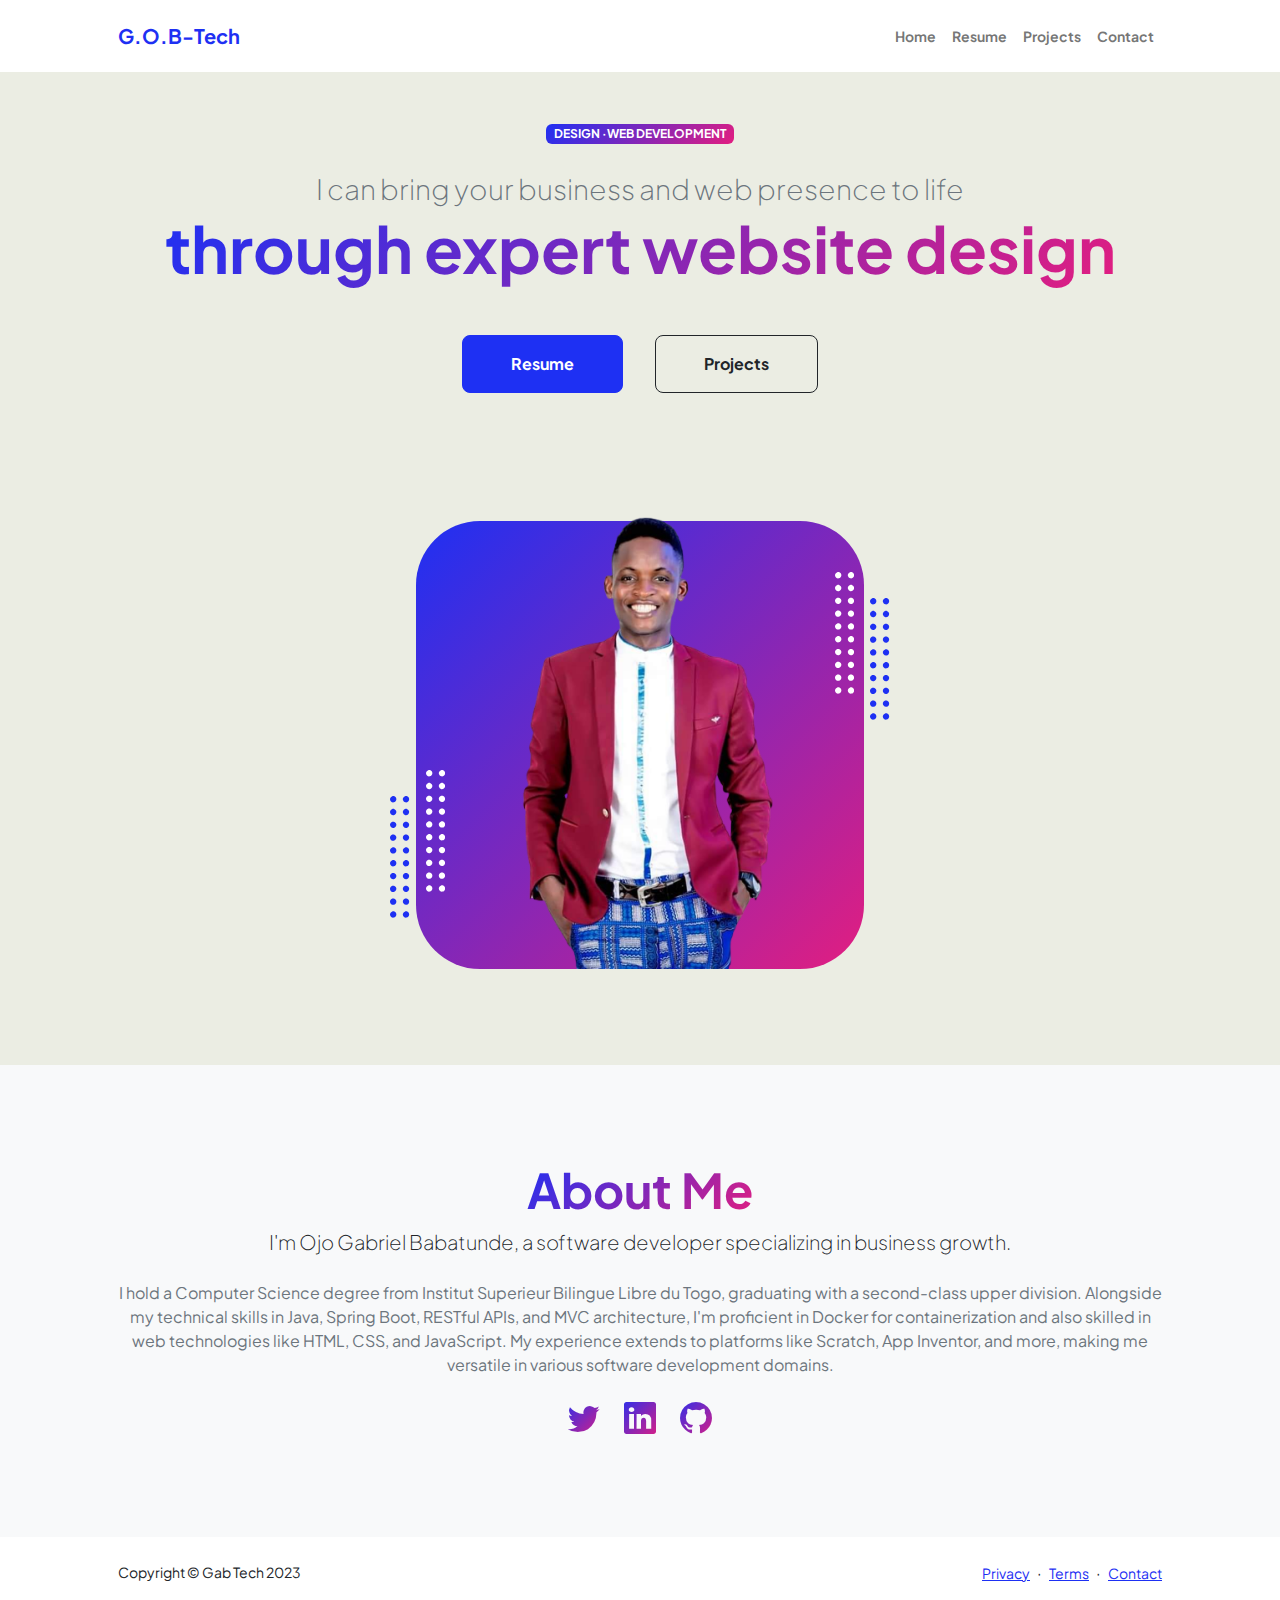
<file: index.html>
<!DOCTYPE html>
<html lang="en">
    <head>
        <meta charset="utf-8" />
        <meta name="viewport" content="width=device-width, initial-scale=1, shrink-to-fit=no" />
        <meta name="description" content="" />
        <meta name="author" content="" />
        <title>Home Page</title>
        <!-- Favicon-->
        <link rel="icon" type="image/x-icon" href="assets/favicon.ico" />
        <!-- Custom Google font-->
        <link rel="preconnect" href="https://fonts.googleapis.com" />
        <link rel="preconnect" href="https://fonts.gstatic.com" crossorigin />
        <link href="https://fonts.googleapis.com/css2?family=Plus+Jakarta+Sans:wght@100;200;300;400;500;600;700;800;900&amp;display=swap" rel="stylesheet" />
        <!-- Bootstrap icons-->
        <link href="https://cdn.jsdelivr.net/npm/bootstrap-icons@1.8.1/font/bootstrap-icons.css" rel="stylesheet" />
        <!-- Core theme CSS (includes Bootstrap)-->
        <link href="css/styles.css" rel="stylesheet" />
    </head>
    <body class="d-flex flex-column h-100" style="background-color: rgb(235, 237, 227);">
        <main class="flex-shrink-0">
            <!-- Navigation-->
            <nav class="navbar navbar-expand-lg navbar-light bg-white py-3">
                <div class="container px-5">
                    <a class="navbar-brand" href="index.html"><span class="fw-bolder text-primary">G.O.B-Tech</span></a>
                    <button class="navbar-toggler" type="button" data-bs-toggle="collapse" data-bs-target="#navbarSupportedContent" aria-controls="navbarSupportedContent" aria-expanded="false" aria-label="Toggle navigation"><span class="navbar-toggler-icon"></span></button>
                    <div class="collapse navbar-collapse" id="navbarSupportedContent">
                        <ul class="navbar-nav ms-auto mb-2 mb-lg-0 small fw-bolder">
                            <li class="nav-item"><a class="nav-link" href="index.html">Home</a></li>
                            <li class="nav-item"><a class="nav-link" href="resume.html">Resume</a></li>
                            <li class="nav-item"><a class="nav-link" href="projects.html">Projects</a></li>
                            <li class="nav-item"><a class="nav-link" href="contact.html">Contact</a></li>
                        </ul>
                    </div>
                </div>
            </nav>
            <!-- Header-->
            <header class="py-5">
                <div class="container px-5 pb-5">
                    <div class="row gx-5 align-items-center">
                        <div class="col-xxl-5">
                            <!-- Header text content-->
                            <div class="text-center text-xxl-start">
                                <div class="badge bg-gradient-primary-to-secondary text-white mb-4"><div class="text-uppercase">Design &middot;Web Development</div></div>
                                <div class="fs-3 fw-light text-muted">I can bring your business and web presence to life</div>
                                <h1 class="display-3 fw-bolder mb-5"><span class="text-gradient d-inline">through expert website design</span></h1>
                                <div class="d-grid gap-3 d-sm-flex justify-content-sm-center justify-content-xxl-start mb-3">
                                    <a class="btn btn-primary btn-lg px-5 py-3 me-sm-3 fs-6 fw-bolder" href="resume.html">Resume</a>
                                    <a class="btn btn-outline-dark btn-lg px-5 py-3 fs-6 fw-bolder" href="projects.html">Projects</a>
                                </div>
                            </div>
                        </div>
                        <div class="col-xxl-7">
                            <!-- Header profile picture-->
                            <div class="d-flex justify-content-center mt-5 mt-xxl-0">
                                <div class="profile bg-gradient-primary-to-secondary">
                                    <!-- TIP: For best results, use a photo with a transparent background like the demo example below-->
                                    <!-- Watch a tutorial on how to do this on YouTube (link)-->
                                    <img class="profile-img" src="assets/img.png" alt="..." />
                                    <div class="dots-1">
                                        <!-- SVG Dots-->
                                        <svg version="1.1" xmlns="http://www.w3.org/2000/svg" xmlns:xlink="http://www.w3.org/1999/xlink" x="0px" y="0px" viewBox="0 0 191.6 1215.4" style="enable-background: new 0 0 191.6 1215.4" xml:space="preserve">
                                            <g transform="translate(0.000000,1280.000000) scale(0.100000,-0.100000)">
                                                <path d="M227.7,12788.6c-105-35-200-141-222-248c-43-206,163-412,369-369c155,32,275,190,260,339c-11,105-90,213-190,262        C383.7,12801.6,289.7,12808.6,227.7,12788.6z"></path>
                                                <path d="M1507.7,12788.6c-151-50-253-216-222-362c25-119,136-230,254-255c194-41,395,142,375,339c-11,105-90,213-190,262        C1663.7,12801.6,1569.7,12808.6,1507.7,12788.6z"></path>
                                                <path d="M227.7,11508.6c-105-35-200-141-222-248c-43-206,163-412,369-369c155,32,275,190,260,339c-11,105-90,213-190,262        C383.7,11521.6,289.7,11528.6,227.7,11508.6z"></path>
                                                <path d="M1507.7,11508.6c-151-50-253-216-222-362c25-119,136-230,254-255c194-41,395,142,375,339c-11,105-90,213-190,262        C1663.7,11521.6,1569.7,11528.6,1507.7,11508.6z"></path>
                                                <path d="M227.7,10228.6c-105-35-200-141-222-248c-43-206,163-412,369-369c155,32,275,190,260,339c-11,105-90,213-190,262        C383.7,10241.6,289.7,10248.6,227.7,10228.6z"></path>
                                                <path d="M1507.7,10228.6c-105-35-200-141-222-248c-43-206,163-412,369-369c155,32,275,190,260,339c-11,105-90,213-190,262        C1663.7,10241.6,1569.7,10248.6,1507.7,10228.6z"></path>
                                                <path d="M227.7,8948.6c-105-35-200-141-222-248c-43-206,163-412,369-369c155,32,275,190,260,339c-11,105-90,213-190,262        C383.7,8961.6,289.7,8968.6,227.7,8948.6z"></path>
                                                <path d="M1507.7,8948.6c-105-35-200-141-222-248c-43-206,163-412,369-369c155,32,275,190,260,339c-11,105-90,213-190,262        C1663.7,8961.6,1569.7,8968.6,1507.7,8948.6z"></path>
                                                <path d="M227.7,7668.6c-105-35-200-141-222-248c-43-206,163-412,369-369c155,32,275,190,260,339c-11,105-90,213-190,262        C383.7,7681.6,289.7,7688.6,227.7,7668.6z"></path>
                                                <path d="M1507.7,7668.6c-105-35-200-141-222-248c-43-206,163-412,369-369c155,32,275,190,260,339c-11,105-90,213-190,262        C1663.7,7681.6,1569.7,7688.6,1507.7,7668.6z"></path>
                                                <path d="M227.7,6388.6c-105-35-200-141-222-248c-43-206,163-412,369-369c155,32,275,190,260,339c-11,105-90,213-190,262        C383.7,6401.6,289.7,6408.6,227.7,6388.6z"></path>
                                                <path d="M1507.7,6388.6c-105-35-200-141-222-248c-43-206,163-412,369-369c155,32,275,190,260,339c-11,105-90,213-190,262        C1663.7,6401.6,1569.7,6408.6,1507.7,6388.6z"></path>
                                                <path d="M227.7,5108.6c-105-35-200-141-222-248c-43-206,163-412,369-369c155,32,275,190,260,339c-11,105-90,213-190,262        C383.7,5121.6,289.7,5128.6,227.7,5108.6z"></path>
                                                <path d="M1507.7,5108.6c-105-35-200-141-222-248c-43-206,163-412,369-369c155,32,275,190,260,339c-11,105-90,213-190,262        C1663.7,5121.6,1569.7,5128.6,1507.7,5108.6z"></path>
                                                <path d="M227.7,3828.6c-105-35-200-141-222-248c-43-206,163-412,369-369c155,32,275,190,260,339c-11,105-90,213-190,262        C383.7,3841.6,289.7,3848.6,227.7,3828.6z"></path>
                                                <path d="M1507.7,3828.6c-105-35-200-141-222-248c-43-206,163-412,369-369c155,32,275,190,260,339c-11,105-90,213-190,262        C1663.7,3841.6,1569.7,3848.6,1507.7,3828.6z"></path>
                                                <path d="M227.7,2548.6c-105-35-200-141-222-248c-43-206,163-412,369-369c155,32,275,190,260,339c-11,105-90,213-190,262        C383.7,2561.6,289.7,2568.6,227.7,2548.6z"></path>
                                                <path d="M1507.7,2548.6c-105-35-200-141-222-248c-43-206,163-412,369-369c155,32,275,190,260,339c-11,105-90,213-190,262        C1663.7,2561.6,1569.7,2568.6,1507.7,2548.6z"></path>
                                                <path d="M227.7,1268.6c-105-35-200-141-222-248c-43-206,163-412,369-369c155,32,275,190,260,339c-11,105-90,213-190,262        C383.7,1281.6,289.7,1288.6,227.7,1268.6z"></path>
                                                <path d="M1507.7,1268.6c-105-35-200-141-222-248c-43-206,163-412,369-369c155,32,275,190,260,339c-11,105-90,213-190,262        C1663.7,1281.6,1569.7,1288.6,1507.7,1268.6z"></path>
                                            </g>
                                        </svg>
                                        <!-- END of SVG dots-->
                                    </div>
                                    <div class="dots-2">
                                        <!-- SVG Dots-->
                                        <svg version="1.1" xmlns="http://www.w3.org/2000/svg" xmlns:xlink="http://www.w3.org/1999/xlink" x="0px" y="0px" viewBox="0 0 191.6 1215.4" style="enable-background: new 0 0 191.6 1215.4" xml:space="preserve">
                                            <g transform="translate(0.000000,1280.000000) scale(0.100000,-0.100000)">
                                                <path d="M227.7,12788.6c-105-35-200-141-222-248c-43-206,163-412,369-369c155,32,275,190,260,339c-11,105-90,213-190,262        C383.7,12801.6,289.7,12808.6,227.7,12788.6z"></path>
                                                <path d="M1507.7,12788.6c-151-50-253-216-222-362c25-119,136-230,254-255c194-41,395,142,375,339c-11,105-90,213-190,262        C1663.7,12801.6,1569.7,12808.6,1507.7,12788.6z"></path>
                                                <path d="M227.7,11508.6c-105-35-200-141-222-248c-43-206,163-412,369-369c155,32,275,190,260,339c-11,105-90,213-190,262        C383.7,11521.6,289.7,11528.6,227.7,11508.6z"></path>
                                                <path d="M1507.7,11508.6c-151-50-253-216-222-362c25-119,136-230,254-255c194-41,395,142,375,339c-11,105-90,213-190,262        C1663.7,11521.6,1569.7,11528.6,1507.7,11508.6z"></path>
                                                <path d="M227.7,10228.6c-105-35-200-141-222-248c-43-206,163-412,369-369c155,32,275,190,260,339c-11,105-90,213-190,262        C383.7,10241.6,289.7,10248.6,227.7,10228.6z"></path>
                                                <path d="M1507.7,10228.6c-105-35-200-141-222-248c-43-206,163-412,369-369c155,32,275,190,260,339c-11,105-90,213-190,262        C1663.7,10241.6,1569.7,10248.6,1507.7,10228.6z"></path>
                                                <path d="M227.7,8948.6c-105-35-200-141-222-248c-43-206,163-412,369-369c155,32,275,190,260,339c-11,105-90,213-190,262        C383.7,8961.6,289.7,8968.6,227.7,8948.6z"></path>
                                                <path d="M1507.7,8948.6c-105-35-200-141-222-248c-43-206,163-412,369-369c155,32,275,190,260,339c-11,105-90,213-190,262        C1663.7,8961.6,1569.7,8968.6,1507.7,8948.6z"></path>
                                                <path d="M227.7,7668.6c-105-35-200-141-222-248c-43-206,163-412,369-369c155,32,275,190,260,339c-11,105-90,213-190,262        C383.7,7681.6,289.7,7688.6,227.7,7668.6z"></path>
                                                <path d="M1507.7,7668.6c-105-35-200-141-222-248c-43-206,163-412,369-369c155,32,275,190,260,339c-11,105-90,213-190,262        C1663.7,7681.6,1569.7,7688.6,1507.7,7668.6z"></path>
                                                <path d="M227.7,6388.6c-105-35-200-141-222-248c-43-206,163-412,369-369c155,32,275,190,260,339c-11,105-90,213-190,262        C383.7,6401.6,289.7,6408.6,227.7,6388.6z"></path>
                                                <path d="M1507.7,6388.6c-105-35-200-141-222-248c-43-206,163-412,369-369c155,32,275,190,260,339c-11,105-90,213-190,262        C1663.7,6401.6,1569.7,6408.6,1507.7,6388.6z"></path>
                                                <path d="M227.7,5108.6c-105-35-200-141-222-248c-43-206,163-412,369-369c155,32,275,190,260,339c-11,105-90,213-190,262        C383.7,5121.6,289.7,5128.6,227.7,5108.6z"></path>
                                                <path d="M1507.7,5108.6c-105-35-200-141-222-248c-43-206,163-412,369-369c155,32,275,190,260,339c-11,105-90,213-190,262        C1663.7,5121.6,1569.7,5128.6,1507.7,5108.6z"></path>
                                                <path d="M227.7,3828.6c-105-35-200-141-222-248c-43-206,163-412,369-369c155,32,275,190,260,339c-11,105-90,213-190,262        C383.7,3841.6,289.7,3848.6,227.7,3828.6z"></path>
                                                <path d="M1507.7,3828.6c-105-35-200-141-222-248c-43-206,163-412,369-369c155,32,275,190,260,339c-11,105-90,213-190,262        C1663.7,3841.6,1569.7,3848.6,1507.7,3828.6z"></path>
                                                <path d="M227.7,2548.6c-105-35-200-141-222-248c-43-206,163-412,369-369c155,32,275,190,260,339c-11,105-90,213-190,262        C383.7,2561.6,289.7,2568.6,227.7,2548.6z"></path>
                                                <path d="M1507.7,2548.6c-105-35-200-141-222-248c-43-206,163-412,369-369c155,32,275,190,260,339c-11,105-90,213-190,262        C1663.7,2561.6,1569.7,2568.6,1507.7,2548.6z"></path>
                                                <path d="M227.7,1268.6c-105-35-200-141-222-248c-43-206,163-412,369-369c155,32,275,190,260,339c-11,105-90,213-190,262        C383.7,1281.6,289.7,1288.6,227.7,1268.6z"></path>
                                                <path d="M1507.7,1268.6c-105-35-200-141-222-248c-43-206,163-412,369-369c155,32,275,190,260,339c-11,105-90,213-190,262        C1663.7,1281.6,1569.7,1288.6,1507.7,1268.6z"></path>
                                            </g>
                                        </svg>
                                        <!-- END of SVG dots-->
                                    </div>
                                    <div class="dots-3">
                                        <!-- SVG Dots-->
                                        <svg version="1.1" xmlns="http://www.w3.org/2000/svg" xmlns:xlink="http://www.w3.org/1999/xlink" x="0px" y="0px" viewBox="0 0 191.6 1215.4" style="enable-background: new 0 0 191.6 1215.4" xml:space="preserve">
                                            <g transform="translate(0.000000,1280.000000) scale(0.100000,-0.100000)">
                                                <path d="M227.7,12788.6c-105-35-200-141-222-248c-43-206,163-412,369-369c155,32,275,190,260,339c-11,105-90,213-190,262        C383.7,12801.6,289.7,12808.6,227.7,12788.6z"></path>
                                                <path d="M1507.7,12788.6c-151-50-253-216-222-362c25-119,136-230,254-255c194-41,395,142,375,339c-11,105-90,213-190,262        C1663.7,12801.6,1569.7,12808.6,1507.7,12788.6z"></path>
                                                <path d="M227.7,11508.6c-105-35-200-141-222-248c-43-206,163-412,369-369c155,32,275,190,260,339c-11,105-90,213-190,262        C383.7,11521.6,289.7,11528.6,227.7,11508.6z"></path>
                                                <path d="M1507.7,11508.6c-151-50-253-216-222-362c25-119,136-230,254-255c194-41,395,142,375,339c-11,105-90,213-190,262        C1663.7,11521.6,1569.7,11528.6,1507.7,11508.6z"></path>
                                                <path d="M227.7,10228.6c-105-35-200-141-222-248c-43-206,163-412,369-369c155,32,275,190,260,339c-11,105-90,213-190,262        C383.7,10241.6,289.7,10248.6,227.7,10228.6z"></path>
                                                <path d="M1507.7,10228.6c-105-35-200-141-222-248c-43-206,163-412,369-369c155,32,275,190,260,339c-11,105-90,213-190,262        C1663.7,10241.6,1569.7,10248.6,1507.7,10228.6z"></path>
                                                <path d="M227.7,8948.6c-105-35-200-141-222-248c-43-206,163-412,369-369c155,32,275,190,260,339c-11,105-90,213-190,262        C383.7,8961.6,289.7,8968.6,227.7,8948.6z"></path>
                                                <path d="M1507.7,8948.6c-105-35-200-141-222-248c-43-206,163-412,369-369c155,32,275,190,260,339c-11,105-90,213-190,262        C1663.7,8961.6,1569.7,8968.6,1507.7,8948.6z"></path>
                                                <path d="M227.7,7668.6c-105-35-200-141-222-248c-43-206,163-412,369-369c155,32,275,190,260,339c-11,105-90,213-190,262        C383.7,7681.6,289.7,7688.6,227.7,7668.6z"></path>
                                                <path d="M1507.7,7668.6c-105-35-200-141-222-248c-43-206,163-412,369-369c155,32,275,190,260,339c-11,105-90,213-190,262        C1663.7,7681.6,1569.7,7688.6,1507.7,7668.6z"></path>
                                                <path d="M227.7,6388.6c-105-35-200-141-222-248c-43-206,163-412,369-369c155,32,275,190,260,339c-11,105-90,213-190,262        C383.7,6401.6,289.7,6408.6,227.7,6388.6z"></path>
                                                <path d="M1507.7,6388.6c-105-35-200-141-222-248c-43-206,163-412,369-369c155,32,275,190,260,339c-11,105-90,213-190,262        C1663.7,6401.6,1569.7,6408.6,1507.7,6388.6z"></path>
                                                <path d="M227.7,5108.6c-105-35-200-141-222-248c-43-206,163-412,369-369c155,32,275,190,260,339c-11,105-90,213-190,262        C383.7,5121.6,289.7,5128.6,227.7,5108.6z"></path>
                                                <path d="M1507.7,5108.6c-105-35-200-141-222-248c-43-206,163-412,369-369c155,32,275,190,260,339c-11,105-90,213-190,262        C1663.7,5121.6,1569.7,5128.6,1507.7,5108.6z"></path>
                                                <path d="M227.7,3828.6c-105-35-200-141-222-248c-43-206,163-412,369-369c155,32,275,190,260,339c-11,105-90,213-190,262        C383.7,3841.6,289.7,3848.6,227.7,3828.6z"></path>
                                                <path d="M1507.7,3828.6c-105-35-200-141-222-248c-43-206,163-412,369-369c155,32,275,190,260,339c-11,105-90,213-190,262        C1663.7,3841.6,1569.7,3848.6,1507.7,3828.6z"></path>
                                                <path d="M227.7,2548.6c-105-35-200-141-222-248c-43-206,163-412,369-369c155,32,275,190,260,339c-11,105-90,213-190,262        C383.7,2561.6,289.7,2568.6,227.7,2548.6z"></path>
                                                <path d="M1507.7,2548.6c-105-35-200-141-222-248c-43-206,163-412,369-369c155,32,275,190,260,339c-11,105-90,213-190,262        C1663.7,2561.6,1569.7,2568.6,1507.7,2548.6z"></path>
                                                <path d="M227.7,1268.6c-105-35-200-141-222-248c-43-206,163-412,369-369c155,32,275,190,260,339c-11,105-90,213-190,262        C383.7,1281.6,289.7,1288.6,227.7,1268.6z"></path>
                                                <path d="M1507.7,1268.6c-105-35-200-141-222-248c-43-206,163-412,369-369c155,32,275,190,260,339c-11,105-90,213-190,262        C1663.7,1281.6,1569.7,1288.6,1507.7,1268.6z"></path>
                                            </g>
                                        </svg>
                                        <!-- END of SVG dots-->
                                    </div>
                                    <div class="dots-4">
                                        <!-- SVG Dots-->
                                        <svg version="1.1" xmlns="http://www.w3.org/2000/svg" xmlns:xlink="http://www.w3.org/1999/xlink" x="0px" y="0px" viewBox="0 0 191.6 1215.4" style="enable-background: new 0 0 191.6 1215.4" xml:space="preserve">
                                            <g transform="translate(0.000000,1280.000000) scale(0.100000,-0.100000)">
                                                <path d="M227.7,12788.6c-105-35-200-141-222-248c-43-206,163-412,369-369c155,32,275,190,260,339c-11,105-90,213-190,262        C383.7,12801.6,289.7,12808.6,227.7,12788.6z"></path>
                                                <path d="M1507.7,12788.6c-151-50-253-216-222-362c25-119,136-230,254-255c194-41,395,142,375,339c-11,105-90,213-190,262        C1663.7,12801.6,1569.7,12808.6,1507.7,12788.6z"></path>
                                                <path d="M227.7,11508.6c-105-35-200-141-222-248c-43-206,163-412,369-369c155,32,275,190,260,339c-11,105-90,213-190,262        C383.7,11521.6,289.7,11528.6,227.7,11508.6z"></path>
                                                <path d="M1507.7,11508.6c-151-50-253-216-222-362c25-119,136-230,254-255c194-41,395,142,375,339c-11,105-90,213-190,262        C1663.7,11521.6,1569.7,11528.6,1507.7,11508.6z"></path>
                                                <path d="M227.7,10228.6c-105-35-200-141-222-248c-43-206,163-412,369-369c155,32,275,190,260,339c-11,105-90,213-190,262        C383.7,10241.6,289.7,10248.6,227.7,10228.6z"></path>
                                                <path d="M1507.7,10228.6c-105-35-200-141-222-248c-43-206,163-412,369-369c155,32,275,190,260,339c-11,105-90,213-190,262        C1663.7,10241.6,1569.7,10248.6,1507.7,10228.6z"></path>
                                                <path d="M227.7,8948.6c-105-35-200-141-222-248c-43-206,163-412,369-369c155,32,275,190,260,339c-11,105-90,213-190,262        C383.7,8961.6,289.7,8968.6,227.7,8948.6z"></path>
                                                <path d="M1507.7,8948.6c-105-35-200-141-222-248c-43-206,163-412,369-369c155,32,275,190,260,339c-11,105-90,213-190,262        C1663.7,8961.6,1569.7,8968.6,1507.7,8948.6z"></path>
                                                <path d="M227.7,7668.6c-105-35-200-141-222-248c-43-206,163-412,369-369c155,32,275,190,260,339c-11,105-90,213-190,262        C383.7,7681.6,289.7,7688.6,227.7,7668.6z"></path>
                                                <path d="M1507.7,7668.6c-105-35-200-141-222-248c-43-206,163-412,369-369c155,32,275,190,260,339c-11,105-90,213-190,262        C1663.7,7681.6,1569.7,7688.6,1507.7,7668.6z"></path>
                                                <path d="M227.7,6388.6c-105-35-200-141-222-248c-43-206,163-412,369-369c155,32,275,190,260,339c-11,105-90,213-190,262        C383.7,6401.6,289.7,6408.6,227.7,6388.6z"></path>
                                                <path d="M1507.7,6388.6c-105-35-200-141-222-248c-43-206,163-412,369-369c155,32,275,190,260,339c-11,105-90,213-190,262        C1663.7,6401.6,1569.7,6408.6,1507.7,6388.6z"></path>
                                                <path d="M227.7,5108.6c-105-35-200-141-222-248c-43-206,163-412,369-369c155,32,275,190,260,339c-11,105-90,213-190,262        C383.7,5121.6,289.7,5128.6,227.7,5108.6z"></path>
                                                <path d="M1507.7,5108.6c-105-35-200-141-222-248c-43-206,163-412,369-369c155,32,275,190,260,339c-11,105-90,213-190,262        C1663.7,5121.6,1569.7,5128.6,1507.7,5108.6z"></path>
                                                <path d="M227.7,3828.6c-105-35-200-141-222-248c-43-206,163-412,369-369c155,32,275,190,260,339c-11,105-90,213-190,262        C383.7,3841.6,289.7,3848.6,227.7,3828.6z"></path>
                                                <path d="M1507.7,3828.6c-105-35-200-141-222-248c-43-206,163-412,369-369c155,32,275,190,260,339c-11,105-90,213-190,262        C1663.7,3841.6,1569.7,3848.6,1507.7,3828.6z"></path>
                                                <path d="M227.7,2548.6c-105-35-200-141-222-248c-43-206,163-412,369-369c155,32,275,190,260,339c-11,105-90,213-190,262        C383.7,2561.6,289.7,2568.6,227.7,2548.6z"></path>
                                                <path d="M1507.7,2548.6c-105-35-200-141-222-248c-43-206,163-412,369-369c155,32,275,190,260,339c-11,105-90,213-190,262        C1663.7,2561.6,1569.7,2568.6,1507.7,2548.6z"></path>
                                                <path d="M227.7,1268.6c-105-35-200-141-222-248c-43-206,163-412,369-369c155,32,275,190,260,339c-11,105-90,213-190,262        C383.7,1281.6,289.7,1288.6,227.7,1268.6z"></path>
                                                <path d="M1507.7,1268.6c-105-35-200-141-222-248c-43-206,163-412,369-369c155,32,275,190,260,339c-11,105-90,213-190,262        C1663.7,1281.6,1569.7,1288.6,1507.7,1268.6z"></path>
                                            </g>
                                        </svg>
                                        <!-- END of SVG dots-->
                                    </div>
                                </div>
                            </div>
                        </div>
                    </div>
                </div>
            </header>
            <!-- About Section-->
            <section class="bg-light py-5">
                <div class="container px-5">
                    <div class="row gx-5 justify-content-center">
                        <div class="col-xxl-8">
                            <div class="text-center my-5">
                                <h2 class="display-5 fw-bolder"><span class="text-gradient d-inline">About Me</span></h2>
                                <p class="lead fw-light mb-4">I'm Ojo Gabriel Babatunde, a software developer specializing in business growth.</p>
                                <p class="text-muted">I hold a Computer Science degree from Institut Superieur Bilingue Libre du Togo, graduating with
                                     a second-class upper division. Alongside my technical skills in Java, Spring Boot, RESTful APIs, and MVC architecture, 
                                     I'm proficient in Docker for containerization and also skilled in web technologies like HTML, CSS, and JavaScript. 
                                     My experience extends to platforms like Scratch, App Inventor, and more, making me versatile in various software development 
                                     domains.</p>
                                <div class="d-flex justify-content-center fs-2 gap-4">
                                    <a class="text-gradient" href="twitter.com/Gabson12B"><i class="bi bi-twitter"></i></a>
                                    <a class="text-gradient" href="https://www.linkedin.com/in/gabriel-ojo-33b3a58b/"><i class="bi bi-linkedin"></i></a>
                                    <a class="text-gradient" href="https://github.com/Gabbab12"><i class="bi bi-github"></i></a>
                                </div>
                            </div>
                        </div>
                    </div>
                </div>
            </section>
        </main>
        <!-- Footer-->
        <footer class="bg-white py-4 mt-auto">
            <div class="container px-5">
                <div class="row align-items-center justify-content-between flex-column flex-sm-row">
                    <div class="col-auto"><div class="small m-0">Copyright &copy; Gab Tech 2023</div></div>
                    <div class="col-auto">
                        <a class="small" href="#!">Privacy</a>
                        <span class="mx-1">&middot;</span>
                        <a class="small" href="#!">Terms</a>
                        <span class="mx-1">&middot;</span>
                        <a class="small" href="#!">Contact</a>
                    </div>
                </div>
            </div>
        </footer>
        <!-- Bootstrap core JS-->
        <script src="https://cdn.jsdelivr.net/npm/bootstrap@5.2.3/dist/js/bootstrap.bundle.min.js"></script>
        <!-- Core theme JS-->
        <script src="js/scripts.js"></script>
    </body>
</html>
</file>
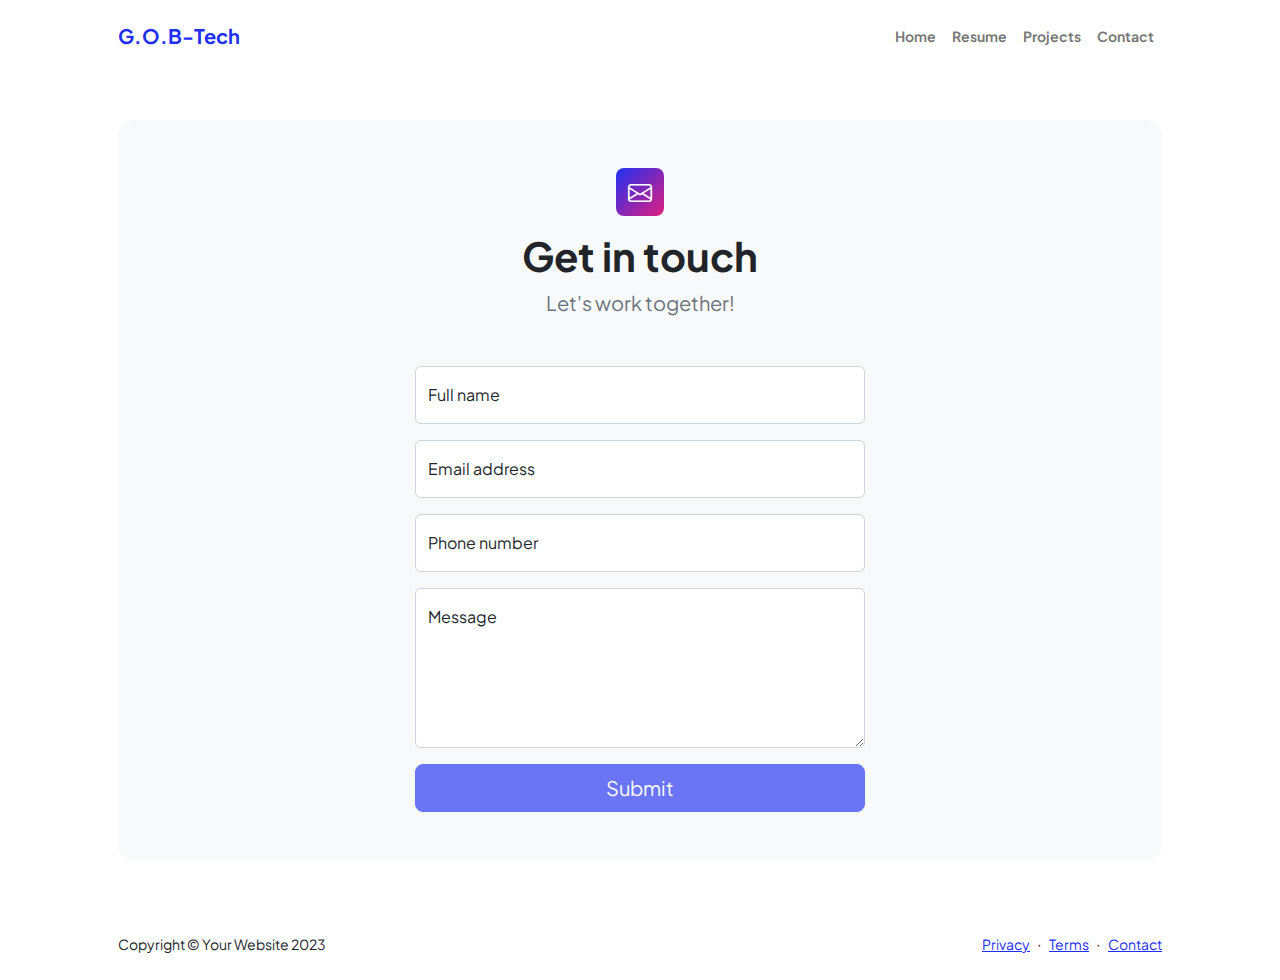
<file: contact.html>
<!DOCTYPE html>
<html lang="en">
    <head>
        <meta charset="utf-8" />
        <meta name="viewport" content="width=device-width, initial-scale=1, shrink-to-fit=no" />
        <meta name="description" content />
        <meta name="author" content />
        <title>contactMe</title>
        <!-- Favicon-->
        <link rel="icon" type="image/x-icon" href="assets/favicon.ico" />
        <!-- Custom Google font-->
        <link rel="preconnect" href="https://fonts.googleapis.com" />
        <link rel="preconnect" href="https://fonts.gstatic.com" crossorigin />
        <link href="https://fonts.googleapis.com/css2?family=Plus+Jakarta+Sans:wght@100;200;300;400;500;600;700;800;900&amp;display=swap" rel="stylesheet" />
        <!-- Bootstrap icons-->
        <link href="https://cdn.jsdelivr.net/npm/bootstrap-icons@1.8.1/font/bootstrap-icons.css" rel="stylesheet" />
        <!-- Core theme CSS (includes Bootstrap)-->
        <link href="css/styles.css" rel="stylesheet" />
    </head>
    <body class="d-flex flex-column">
        <main class="flex-shrink-0">
            <!-- Navigation-->
            <nav class="navbar navbar-expand-lg navbar-light bg-white py-3">
                <div class="container px-5">
                    <a class="navbar-brand" href="index.html"><span class="fw-bolder text-primary">G.O.B-Tech</span></a>
                    <button class="navbar-toggler" type="button" data-bs-toggle="collapse" data-bs-target="#navbarSupportedContent" aria-controls="navbarSupportedContent" aria-expanded="false" aria-label="Toggle navigation"><span class="navbar-toggler-icon"></span></button>
                    <div class="collapse navbar-collapse" id="navbarSupportedContent">
                        <ul class="navbar-nav ms-auto mb-2 mb-lg-0 small fw-bolder">
                            <li class="nav-item"><a class="nav-link" href="index.html">Home</a></li>
                            <li class="nav-item"><a class="nav-link" href="resume.html">Resume</a></li>
                            <li class="nav-item"><a class="nav-link" href="projects.html">Projects</a></li>
                            <li class="nav-item"><a class="nav-link" href="contact.html">Contact</a></li>
                        </ul>
                    </div>
                </div>
            </nav>
            <!-- Page content-->
            <section class="py-5">
                <div class="container px-5">
                    <!-- Contact form-->
                    <div class="bg-light rounded-4 py-5 px-4 px-md-5">
                        <div class="text-center mb-5">
                            <div class="feature bg-primary bg-gradient-primary-to-secondary text-white rounded-3 mb-3"><i class="bi bi-envelope"></i></div>
                            <h1 class="fw-bolder">Get in touch</h1>
                            <p class="lead fw-normal text-muted mb-0">Let's work together!</p>
                        </div>
                        <div class="row gx-5 justify-content-center">
                            <div class="col-lg-8 col-xl-6">
                                <!-- * * * * * * * * * * * * * * *-->
                                <!-- * * SB Forms Contact Form * *-->
                                <!-- * * * * * * * * * * * * * * *-->
                                <!-- This form is pre-integrated with SB Forms.-->
                                <!-- To make this form functional, sign up at-->
                                <!-- https://startbootstrap.com/solution/contact-forms-->
                                <!-- to get an API token!-->
                                <form id="contactForm" data-sb-form-api-token="API_TOKEN">
                                    <!-- Name input-->
                                    <div class="form-floating mb-3">
                                        <input class="form-control" id="name" type="text" placeholder="Enter your name..." data-sb-validations="required" />
                                        <label for="name">Full name</label>
                                        <div class="invalid-feedback" data-sb-feedback="name:required">A name is required.</div>
                                    </div>
                                    <!-- Email address input-->
                                    <div class="form-floating mb-3">
                                        <input class="form-control" id="email" type="email" placeholder="name@example.com" data-sb-validations="required,email" />
                                        <label for="email">Email address</label>
                                        <div class="invalid-feedback" data-sb-feedback="email:required">An email is required.</div>
                                        <div class="invalid-feedback" data-sb-feedback="email:email">Email is not valid.</div>
                                    </div>
                                    <!-- Phone number input-->
                                    <div class="form-floating mb-3">
                                        <input class="form-control" id="phone" type="tel" placeholder="(123) 456-7890" data-sb-validations="required" />
                                        <label for="phone">Phone number</label>
                                        <div class="invalid-feedback" data-sb-feedback="phone:required">A phone number is required.</div>
                                    </div>
                                    <!-- Message input-->
                                    <div class="form-floating mb-3">
                                        <textarea class="form-control" id="message" type="text" placeholder="Enter your message here..." style="height: 10rem" data-sb-validations="required"></textarea>
                                        <label for="message">Message</label>
                                        <div class="invalid-feedback" data-sb-feedback="message:required">A message is required.</div>
                                    </div>
                                    <!-- Submit success message-->
                                    <!---->
                                    <!-- This is what your users will see when the form-->
                                    <!-- has successfully submitted-->
                                    <div class="d-none" id="submitSuccessMessage">
                                        <div class="text-center mb-3">
                                            <div class="fw-bolder">Form submission successful!</div>
                                            To activate this form, sign up at
                                            <br />
                                            <a href="08137364549">you can also call 08137354549</a>
                                        </div>
                                    </div>
                                    <!-- Submit error message-->
                                    <!---->
                                    <!-- This is what your users will see when there is-->
                                    <!-- an error submitting the form-->
                                    <div class="d-none" id="submitErrorMessage"><div class="text-center text-danger mb-3">Error sending message!</div></div>
                                    <!-- Submit Button-->
                                    <div class="d-grid"><button class="btn btn-primary btn-lg disabled" id="submitButton" type="submit">Submit</button></div>
                                </form>
                            </div>
                        </div>
                    </div>
                </div>
            </section>
        </main>
        <!-- Footer-->
        <footer class="bg-white py-4 mt-auto">
            <div class="container px-5">
                <div class="row align-items-center justify-content-between flex-column flex-sm-row">
                    <div class="col-auto"><div class="small m-0">Copyright &copy; Your Website 2023</div></div>
                    <div class="col-auto">
                        <a class="small" href="#!">Privacy</a>
                        <span class="mx-1">&middot;</span>
                        <a class="small" href="#!">Terms</a>
                        <span class="mx-1">&middot;</span>
                        <a class="small" href="#!">Contact</a>
                    </div>
                </div>
            </div>
        </footer>
        <!-- Bootstrap core JS-->
        <script src="https://cdn.jsdelivr.net/npm/bootstrap@5.2.3/dist/js/bootstrap.bundle.min.js"></script>
        <!-- Core theme JS-->
        <script src="js/scripts.js"></script>
        <!-- * * * * * * * * * * * * * * * * * * * * * * * * * * * * * * * * * * * * * * * *-->
        <!-- * *                               SB Forms JS                               * *-->
        <!-- * * Activate your form at https://startbootstrap.com/solution/contact-forms * *-->
        <!-- * * * * * * * * * * * * * * * * * * * * * * * * * * * * * * * * * * * * * * * *-->
        <script src="https://cdn.startbootstrap.com/sb-forms-latest.js"></script>
    </body>
</html>
</file>
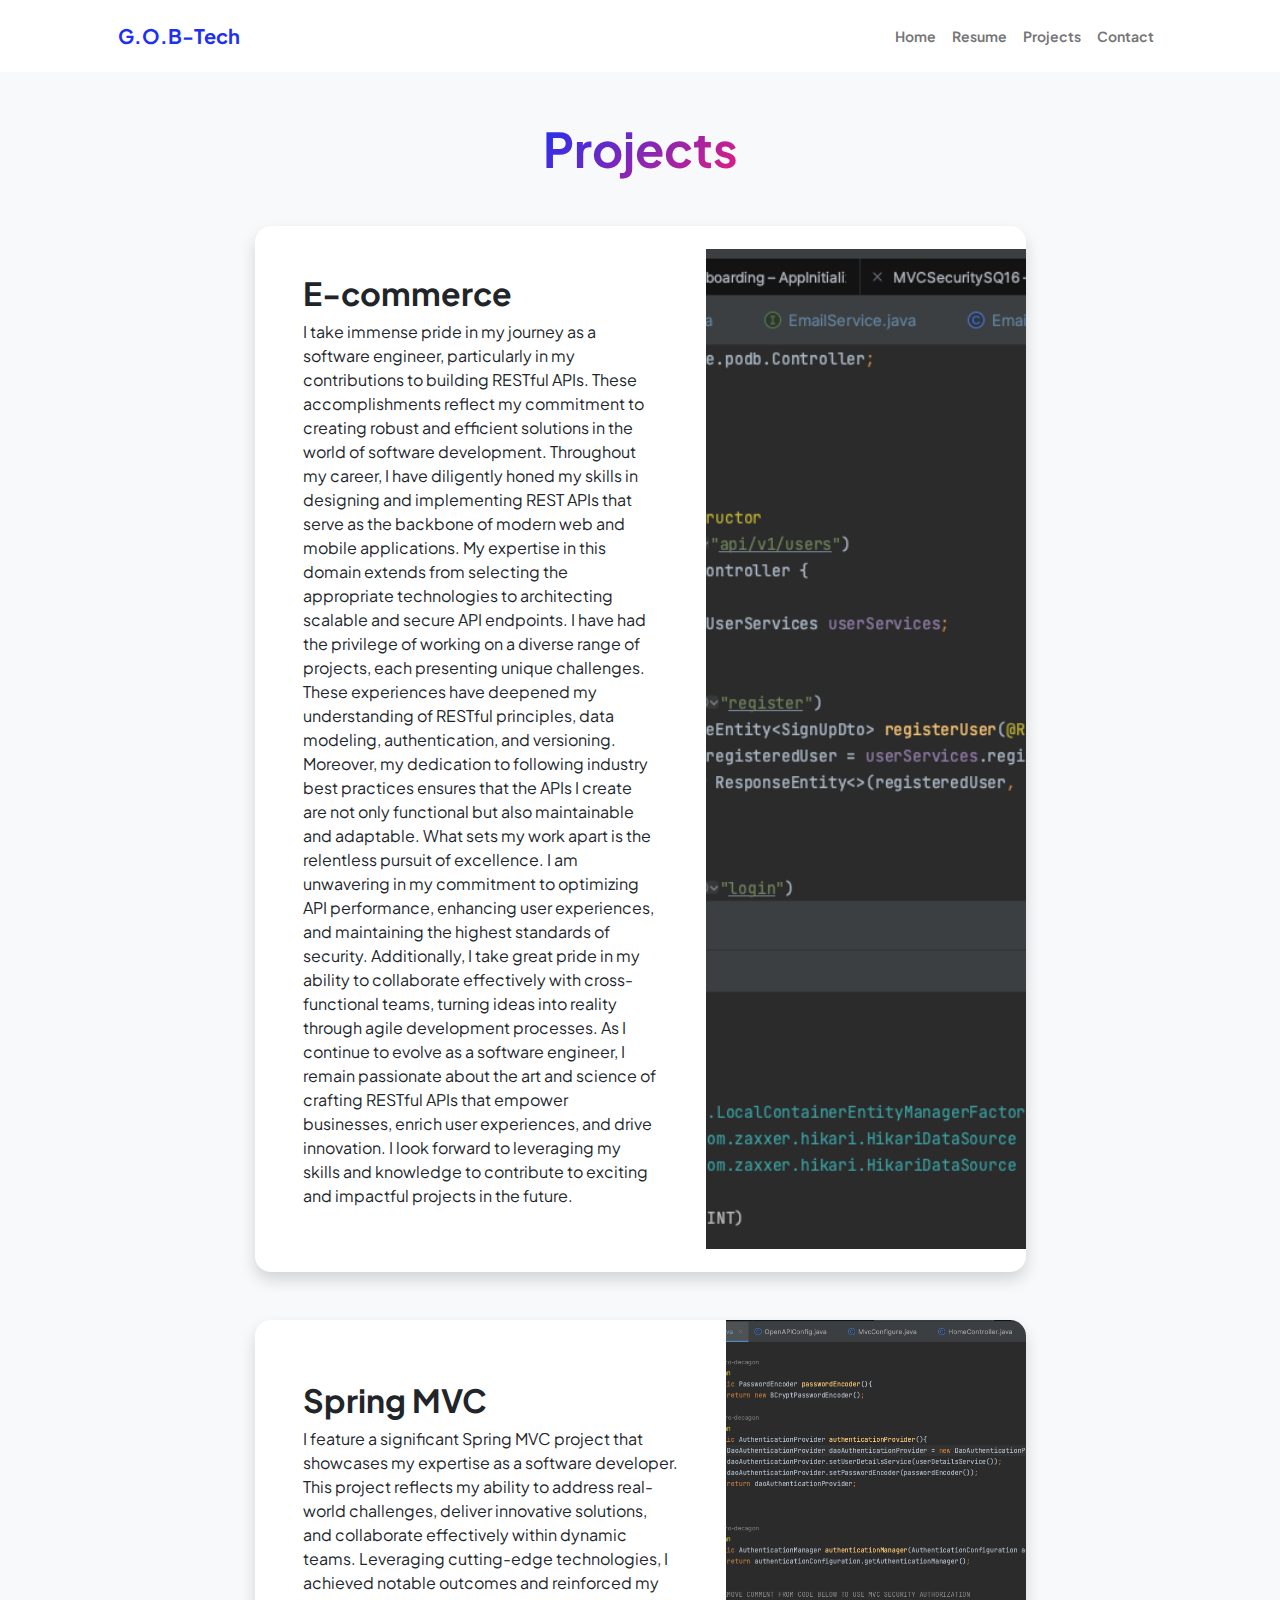
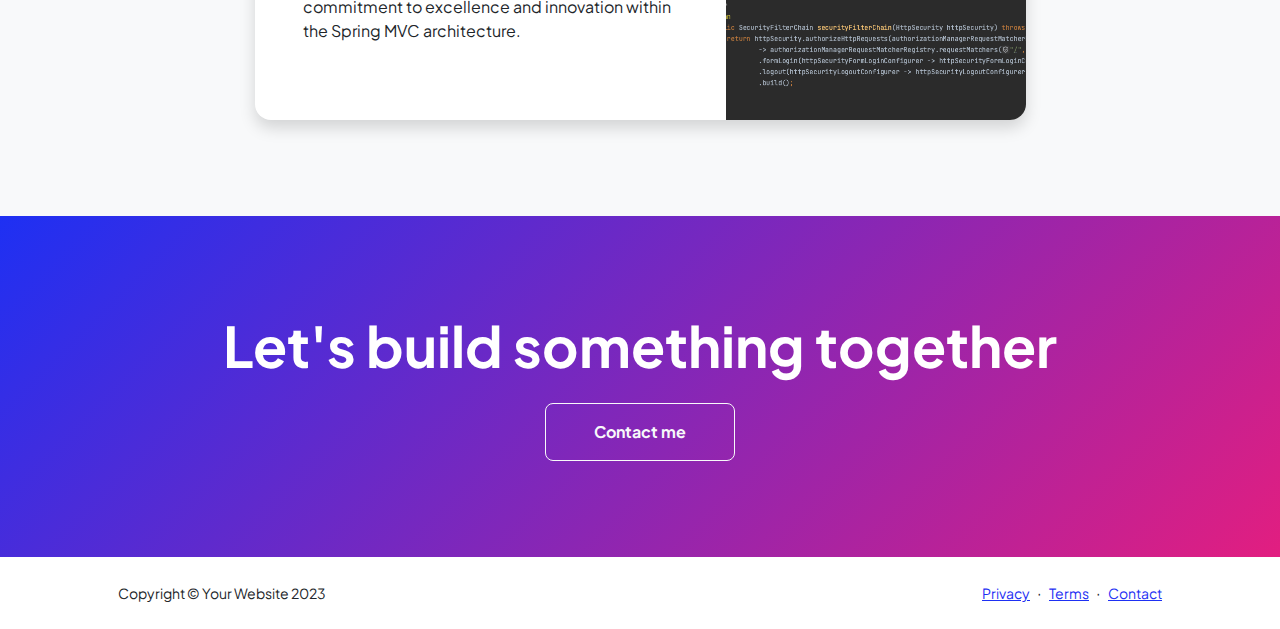
<file: projects.html>
<!DOCTYPE html>
<html lang="en">
    <head>
        <meta charset="utf-8" />
        <meta name="viewport" content="width=device-width, initial-scale=1, shrink-to-fit=no" />
        <meta name="description" content="" />
        <meta name="author" content="" />
        <title>projects</title>
        <!-- Favicon-->
        <link rel="icon" type="image/x-icon" href="assets/favicon.ico" />
        <!-- Custom Google font-->
        <link rel="preconnect" href="https://fonts.googleapis.com" />
        <link rel="preconnect" href="https://fonts.gstatic.com" crossorigin />
        <link href="https://fonts.googleapis.com/css2?family=Plus+Jakarta+Sans:wght@100;200;300;400;500;600;700;800;900&amp;display=swap" rel="stylesheet" />
        <!-- Bootstrap icons-->
        <link href="https://cdn.jsdelivr.net/npm/bootstrap-icons@1.8.1/font/bootstrap-icons.css" rel="stylesheet" />
        <!-- Core theme CSS (includes Bootstrap)-->
        <link href="css/styles.css" rel="stylesheet" />
    </head>
    <body class="d-flex flex-column h-100 bg-light">
        <main class="flex-shrink-0">
            <!-- Navigation-->
            <nav class="navbar navbar-expand-lg navbar-light bg-white py-3">
                <div class="container px-5">
                    <a class="navbar-brand" href="index.html"><span class="fw-bolder text-primary">G.O.B-Tech</span></a>
                    <button class="navbar-toggler" type="button" data-bs-toggle="collapse" data-bs-target="#navbarSupportedContent" aria-controls="navbarSupportedContent" aria-expanded="false" aria-label="Toggle navigation"><span class="navbar-toggler-icon"></span></button>
                    <div class="collapse navbar-collapse" id="navbarSupportedContent">
                        <ul class="navbar-nav ms-auto mb-2 mb-lg-0 small fw-bolder">
                            <li class="nav-item"><a class="nav-link" href="index.html">Home</a></li>
                            <li class="nav-item"><a class="nav-link" href="resume.html">Resume</a></li>
                            <li class="nav-item"><a class="nav-link" href="projects.html">Projects</a></li>
                            <li class="nav-item"><a class="nav-link" href="contact.html">Contact</a></li>
                        </ul>
                    </div>
                </div>
            </nav>
            <!-- Projects Section-->
            <section class="py-5">
                <div class="container px-5 mb-5">
                    <div class="text-center mb-5">
                        <h1 class="display-5 fw-bolder mb-0"><span class="text-gradient d-inline">Projects</span></h1>
                    </div>
                    <div class="row gx-5 justify-content-center">
                        <div class="col-lg-11 col-xl-9 col-xxl-8">
                            <!-- Project Card 1-->
                            <div class="card overflow-hidden shadow rounded-4 border-0 mb-5">
                                <div class="card-body p-0">
                                    <div class="d-flex align-items-center">
                                        <div class="p-5">
                                            <h2 class="fw-bolder">E-commerce</h2>
                                            <p>I take immense pride in my journey as a software engineer, particularly in my contributions to building 
                                                RESTful APIs. These accomplishments reflect my commitment to creating robust and efficient solutions in the world of software development.
                                                Throughout my career, I have diligently honed my skills in designing and implementing REST APIs that serve as the backbone 
                                                of modern web and mobile applications. My expertise in this domain extends from selecting the appropriate technologies to architecting scalable and secure API endpoints.   
                                                I have had the privilege of working on a diverse range of projects, each presenting unique challenges. These experiences have deepened my understanding of 
                                                RESTful principles, data modeling, authentication, and versioning. Moreover, my dedication to following industry best practices ensures that the APIs I create are not only functional but also maintainable and adaptable.                                                
                                                What sets my work apart is the relentless pursuit of excellence. I am unwavering in my commitment to optimizing API 
                                                performance, enhancing user experiences, and maintaining the highest standards of security. Additionally, I take great pride in my ability to collaborate effectively 
                                                with cross-functional teams, turning ideas into reality through agile development processes.                                               
                                                As I continue to evolve as a software engineer, I remain passionate about the art and science of crafting RESTful APIs that empower businesses, 
                                                enrich user experiences, and drive innovation. I look forward to leveraging my skills and knowledge to contribute to exciting and impactful projects in the future.</p>
                                        </div>
                                        <img class="img-fluid" src="assets/img2.png" style="height: 1000px; width: 320px; object-fit: cover;" alt="..." />
                                    </div>
                                </div>
                            </div>
                            <!-- Project Card 2-->
                            <div class="card overflow-hidden shadow rounded-4 border-0">
                                <div class="card-body p-0">
                                    <div class="d-flex align-items-center">
                                        <div class="p-5">
                                            <h2 class="fw-bolder">Spring MVC</h2>
                                            <p> I feature a significant Spring MVC project that showcases my expertise as a software developer.
                                                 This project reflects my ability to address real-world challenges, deliver innovative solutions,
                                                  and collaborate effectively within dynamic teams. Leveraging cutting-edge technologies, I achieved
                                                   notable outcomes and reinforced my commitment to excellence and innovation within the Spring MVC 
                                                   architecture.</p>
                                        </div>
                                        <img class="img-fluid" src="assets/img3.png" style="height: 400px; width: 300px; object-fit: cover;" alt="..." />
                                    </div>
                                </div>
                            </div>
                        </div>
                    </div>
                </div>
            </section>
            <!-- Call to action section-->
            <section class="py-5 bg-gradient-primary-to-secondary text-white">
                <div class="container px-5 my-5">
                    <div class="text-center">
                        <h2 class="display-4 fw-bolder mb-4">Let's build something together</h2>
                        <a class="btn btn-outline-light btn-lg px-5 py-3 fs-6 fw-bolder" href="contact.html">Contact me</a>
                    </div>
                </div>
            </section>
        </main>
        <!-- Footer-->
        <footer class="bg-white py-4 mt-auto">
            <div class="container px-5">
                <div class="row align-items-center justify-content-between flex-column flex-sm-row">
                    <div class="col-auto"><div class="small m-0">Copyright &copy; Your Website 2023</div></div>
                    <div class="col-auto">
                        <a class="small" href="#!">Privacy</a>
                        <span class="mx-1">&middot;</span>
                        <a class="small" href="#!">Terms</a>
                        <span class="mx-1">&middot;</span>
                        <a class="small" href="#!">Contact</a>
                    </div>
                </div>
            </div>
        </footer>
        <!-- Bootstrap core JS-->
        <script src="https://cdn.jsdelivr.net/npm/bootstrap@5.2.3/dist/js/bootstrap.bundle.min.js"></script>
        <!-- Core theme JS-->
        <script src="js/scripts.js"></script>
    </body>
</html>
</file>
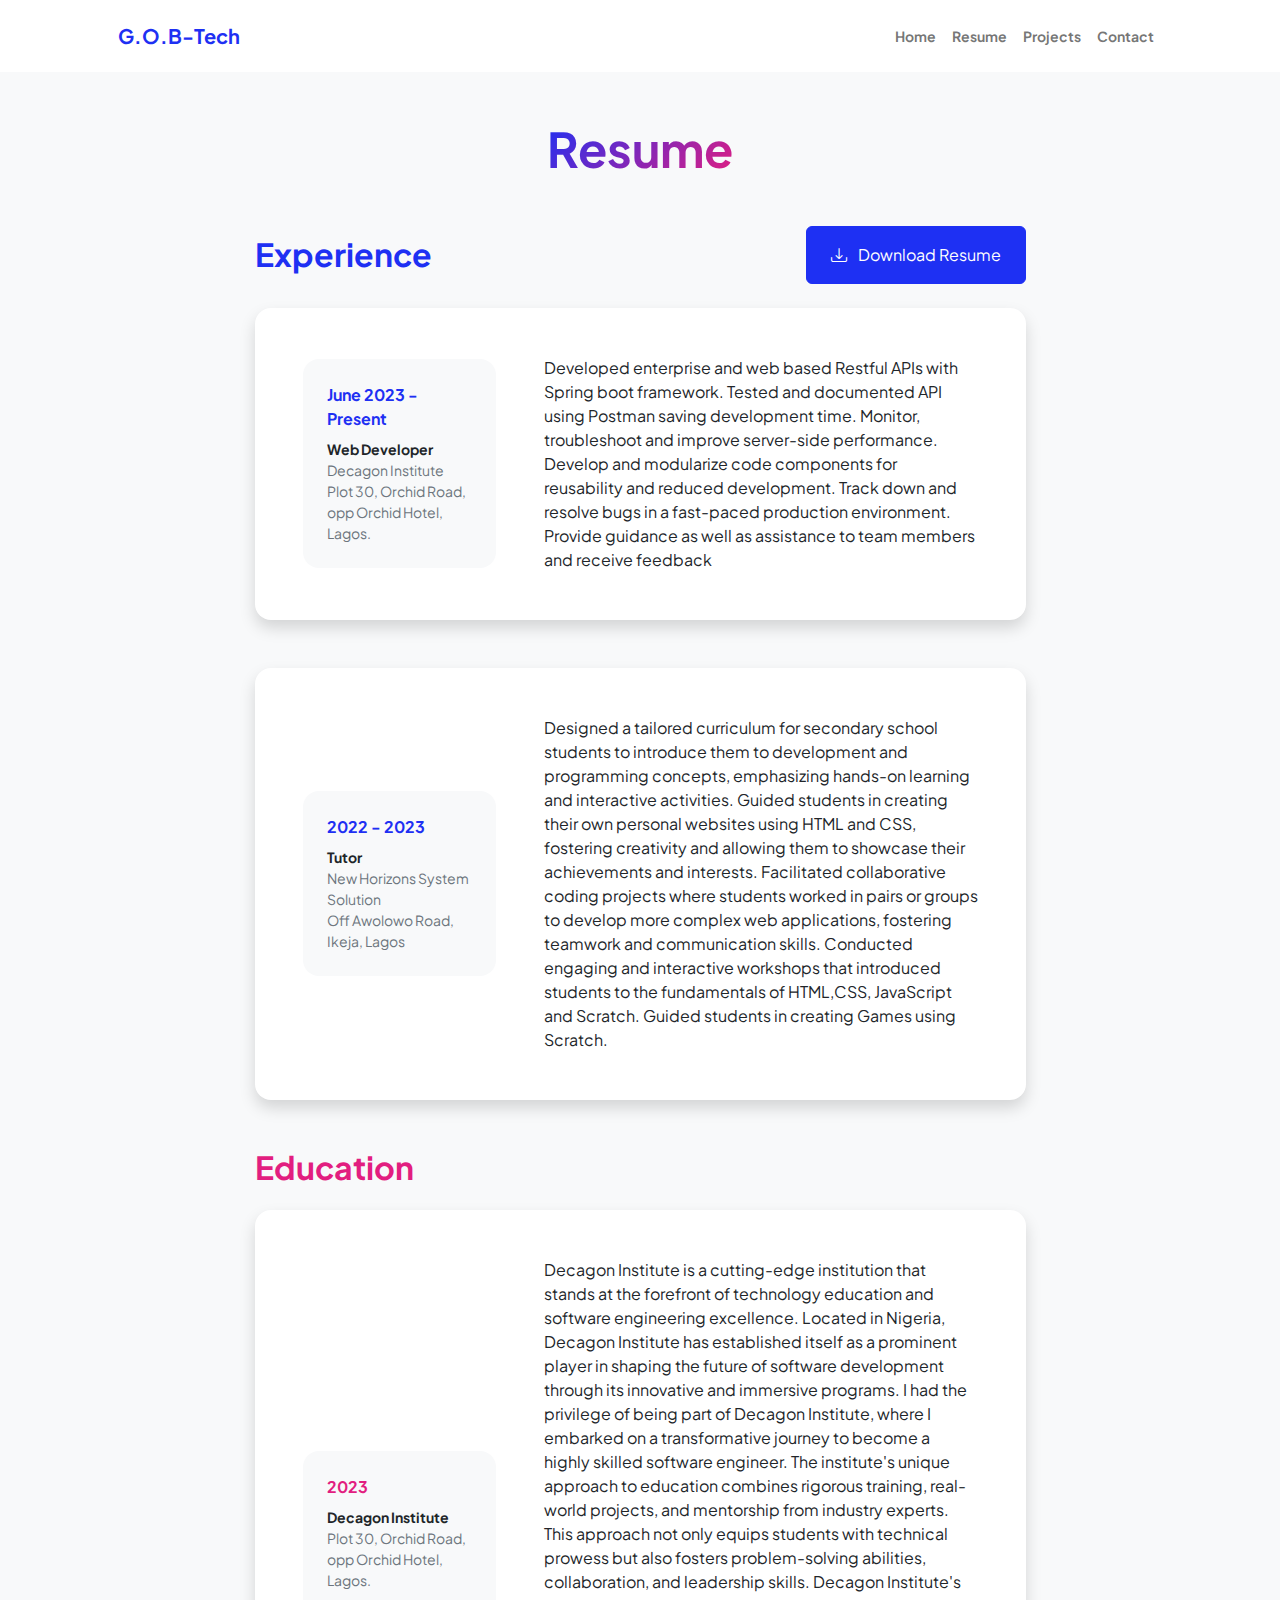
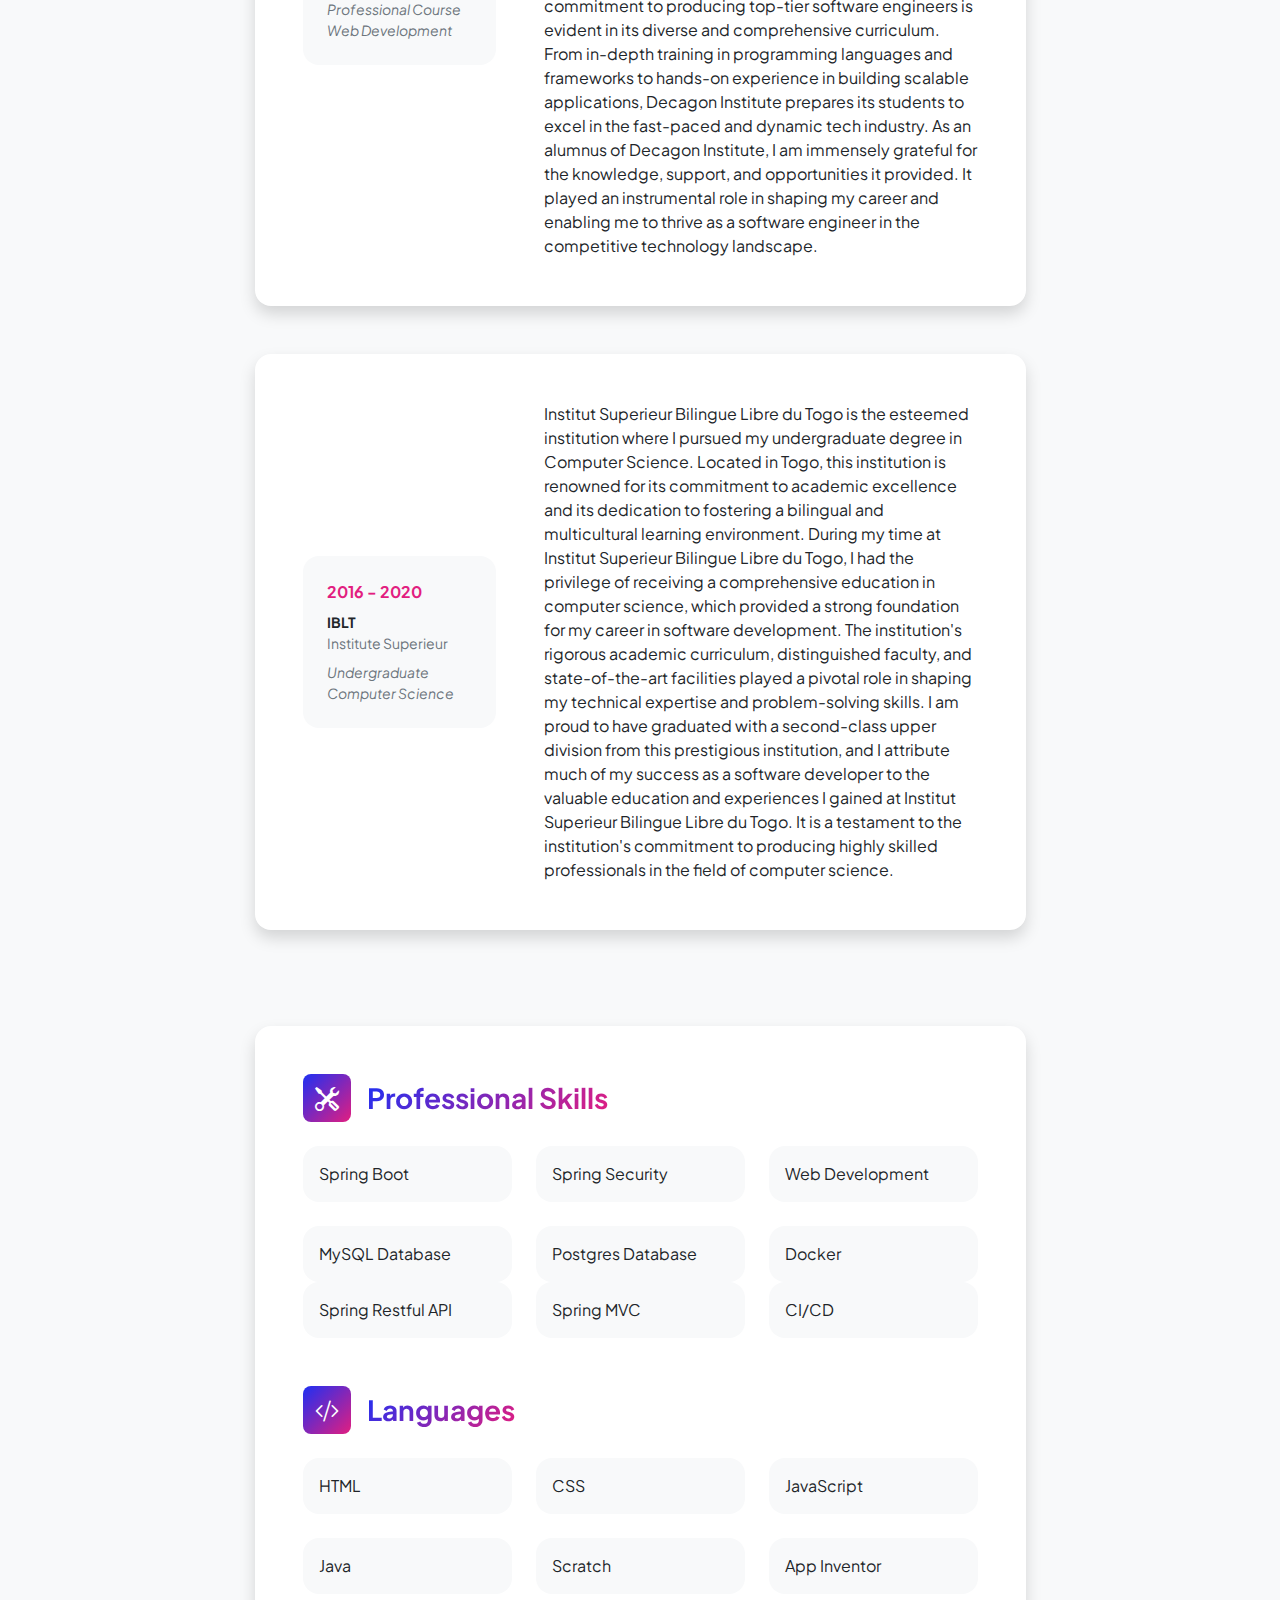
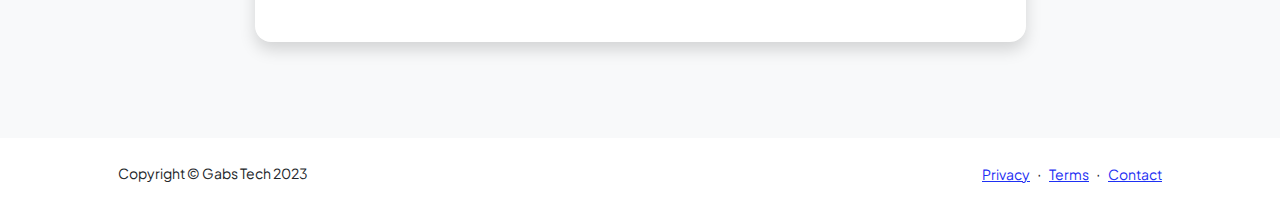
<file: resume.html>
<!DOCTYPE html>
<html lang="en">
    <head>
        <meta charset="utf-8" />
        <meta name="viewport" content="width=device-width, initial-scale=1, shrink-to-fit=no" />
        <meta name="description" content="" />
        <meta name="author" content="" />
        <title>Personal - Start Bootstrap Template</title>
        <!-- Favicon-->
        <link rel="icon" type="image/x-icon" href="assets/favicon.ico" />
        <!-- Custom Google font-->
        <link rel="preconnect" href="https://fonts.googleapis.com" />
        <link rel="preconnect" href="https://fonts.gstatic.com" crossorigin />
        <link href="https://fonts.googleapis.com/css2?family=Plus+Jakarta+Sans:wght@100;200;300;400;500;600;700;800;900&amp;display=swap" rel="stylesheet" />
        <!-- Bootstrap icons-->
        <link href="https://cdn.jsdelivr.net/npm/bootstrap-icons@1.8.1/font/bootstrap-icons.css" rel="stylesheet" />
        <!-- Core theme CSS (includes Bootstrap)-->
        <link href="css/styles.css" rel="stylesheet" />
    </head>
    <body class="d-flex flex-column h-100 bg-light">
        <main class="flex-shrink-0">
            <!-- Navigation-->
            <nav class="navbar navbar-expand-lg navbar-light bg-white py-3">
                <div class="container px-5">
                    <a class="navbar-brand" href="index.html"><span class="fw-bolder text-primary">G.O.B-Tech</span></a>
                    <button class="navbar-toggler" type="button" data-bs-toggle="collapse" data-bs-target="#navbarSupportedContent" aria-controls="navbarSupportedContent" aria-expanded="false" aria-label="Toggle navigation"><span class="navbar-toggler-icon"></span></button>
                    <div class="collapse navbar-collapse" id="navbarSupportedContent">
                        <ul class="navbar-nav ms-auto mb-2 mb-lg-0 small fw-bolder">
                            <li class="nav-item"><a class="nav-link" href="index.html">Home</a></li>
                            <li class="nav-item"><a class="nav-link" href="resume.html">Resume</a></li>
                            <li class="nav-item"><a class="nav-link" href="projects.html">Projects</a></li>
                            <li class="nav-item"><a class="nav-link" href="contact.html">Contact</a></li>
                        </ul>
                    </div>
                </div>
            </nav>
            <!-- Page Content-->
            <div class="container px-5 my-5">
                <div class="text-center mb-5">
                    <h1 class="display-5 fw-bolder mb-0"><span class="text-gradient d-inline">Resume</span></h1>
                </div>
                <div class="row gx-5 justify-content-center">
                    <div class="col-lg-11 col-xl-9 col-xxl-8">
                        <!-- Experience Section-->
                        <section>
                            <div class="d-flex align-items-center justify-content-between mb-4">
                                <h2 class="text-primary fw-bolder mb-0">Experience</h2>
                                <!-- Download resume button-->
                                <!-- Note: Set the link href target to a PDF file within your project-->
                                <a class="btn btn-primary px-4 py-3" href="#!">
                                    <div class="d-inline-block bi bi-download me-2"></div>
                                    Download Resume
                                </a>
                            </div>
                            <!-- Experience Card 1-->
                            <div class="card shadow border-0 rounded-4 mb-5">
                                <div class="card-body p-5">
                                    <div class="row align-items-center gx-5">
                                        <div class="col text-center text-lg-start mb-4 mb-lg-0">
                                            <div class="bg-light p-4 rounded-4">
                                                <div class="text-primary fw-bolder mb-2">June 2023 - Present</div>
                                                <div class="small fw-bolder">Web Developer</div>
                                                <div class="small text-muted">Decagon Institute</div>
                                                <div class="small text-muted">Plot 30, Orchid Road, opp Orchid Hotel, Lagos.</div>
                                            </div>
                                        </div>
                                        <div class="col-lg-8"><div>Developed enterprise and web based Restful APIs with Spring boot framework.
                                            Tested and documented API using Postman saving development time.
                                            Monitor, troubleshoot and improve server-side performance.
                                            Develop and modularize code components for reusability and reduced development.
                                            Track down and resolve bugs in a fast-paced production environment.
                                            Provide guidance as well as assistance to team members and receive feedback
                                            </div></div>
                                    </div>
                                </div>
                            </div>
                            <!-- Experience Card 2-->
                            <div class="card shadow border-0 rounded-4 mb-5">
                                <div class="card-body p-5">
                                    <div class="row align-items-center gx-5">
                                        <div class="col text-center text-lg-start mb-4 mb-lg-0">
                                            <div class="bg-light p-4 rounded-4">
                                                <div class="text-primary fw-bolder mb-2">2022 - 2023</div>
                                                <div class="small fw-bolder">Tutor</div>
                                                <div class="small text-muted">New Horizons System Solution</div>
                                                <div class="small text-muted">Off Awolowo Road, Ikeja, Lagos</div>
                                            </div>
                                        </div>
                                        <div class="col-lg-8"><div>Designed a tailored curriculum for secondary school students to introduce them to development and programming concepts, emphasizing hands-on learning and interactive activities.
                                            Guided students in creating their own personal websites using HTML and CSS, fostering creativity and allowing them to showcase their achievements and interests.
                                            Facilitated collaborative coding projects where students worked in pairs or groups to develop more complex web applications, fostering teamwork and communication skills.
                                            Conducted engaging and interactive workshops that introduced students to the fundamentals of HTML,CSS, JavaScript and Scratch.
                                            Guided students in creating Games using Scratch.
                                            </div></div>
                                    </div>
                                </div>
                            </div>
                        </section>
                        <!-- Education Section-->
                        <section>
                            <h2 class="text-secondary fw-bolder mb-4">Education</h2>
                            <!-- Education Card 1-->
                            <div class="card shadow border-0 rounded-4 mb-5">
                                <div class="card-body p-5">
                                    <div class="row align-items-center gx-5">
                                        <div class="col text-center text-lg-start mb-4 mb-lg-0">
                                            <div class="bg-light p-4 rounded-4">
                                                <div class="text-secondary fw-bolder mb-2">2023</div>
                                                <div class="mb-2">
                                                    <div class="small fw-bolder">Decagon Institute</div>
                                                    <div class="small text-muted">Plot 30, Orchid Road, opp Orchid Hotel, Lagos.</div>
                                                </div>
                                                <div class="fst-italic">
                                                    <div class="small text-muted">Professional Course</div>
                                                    <div class="small text-muted">Web Development</div>
                                                </div>
                                            </div>
                                        </div>
                                        <div class="col-lg-8"><div>Decagon Institute is a cutting-edge institution that stands at the forefront of technology education
                                             and software engineering excellence. Located in Nigeria, Decagon Institute has established itself as a prominent player in shaping the 
                                             future of software development through its innovative and immersive programs.

                                            I had the privilege of being part of Decagon Institute, where I embarked on a transformative journey to become a highly skilled
                                             software engineer. The institute's unique approach to education combines rigorous training, real-world projects, and mentorship from 
                                             industry experts. This approach not only equips students with technical prowess but also fosters problem-solving abilities, collaboration, and leadership skills.                                            
                                            Decagon Institute's commitment to producing top-tier software engineers is evident in its diverse and comprehensive curriculum. 
                                            From in-depth training in programming languages and frameworks to hands-on experience in building scalable applications, Decagon Institute prepares 
                                            its students to excel in the fast-paced and dynamic tech industry.                                            
                                            As an alumnus of Decagon Institute, I am immensely grateful for the knowledge, support, and opportunities it provided. 
                                            It played an instrumental role in shaping my career and enabling me to thrive as a software engineer in the competitive 
                                            technology landscape.</div></div>
                                    </div>
                                </div>
                            </div>
                            <!-- Education Card 2-->
                            <div class="card shadow border-0 rounded-4 mb-5">
                                <div class="card-body p-5">
                                    <div class="row align-items-center gx-5">
                                        <div class="col text-center text-lg-start mb-4 mb-lg-0">
                                            <div class="bg-light p-4 rounded-4">
                                                <div class="text-secondary fw-bolder mb-2">2016 - 2020</div>
                                                <div class="mb-2">
                                                    <div class="small fw-bolder">IBLT</div>
                                                    <div class="small text-muted">Institute Superieur </div>
                                                </div>
                                                <div class="fst-italic">
                                                    <div class="small text-muted">Undergraduate</div>
                                                    <div class="small text-muted">Computer Science</div>
                                                </div>
                                            </div>
                                        </div>
                                        <div class="col-lg-8"><div>Institut Superieur Bilingue Libre du Togo is the esteemed institution where I pursued my undergraduate degree in Computer Science. Located in Togo, this institution is renowned for its commitment 
                                            to academic excellence and its dedication to fostering a bilingual and multicultural learning environment.
                                            During my time at Institut Superieur Bilingue Libre du Togo, I had the privilege of receiving a comprehensive education in 
                                            computer science, which provided a strong foundation for my career in software development. The institution's rigorous academic curriculum, distinguished faculty, 
                                            and state-of-the-art facilities played a pivotal role in shaping my technical expertise and problem-solving skills.
                                            I am proud to have graduated with a second-class upper division from this prestigious institution, and I attribute much of 
                                            my success as a software developer to the valuable education and experiences I gained at Institut Superieur Bilingue Libre du
                                             Togo. It is a testament to the institution's commitment to producing highly skilled professionals in the field of computer 
                                             science.</div></div>
                                    </div>
                                </div>
                            </div>
                        </section>
                        <!-- Divider-->
                        <div class="pb-5"></div>
                        <!-- Skills Section-->
                        <section>
                            <!-- Skillset Card-->
                            <div class="card shadow border-0 rounded-4 mb-5">
                                <div class="card-body p-5">
                                    <!-- Professional skills list-->
                                    <div class="mb-5">
                                        <div class="d-flex align-items-center mb-4">
                                            <div class="feature bg-primary bg-gradient-primary-to-secondary text-white rounded-3 me-3"><i class="bi bi-tools"></i></div>
                                            <h3 class="fw-bolder mb-0"><span class="text-gradient d-inline">Professional Skills</span></h3>
                                        </div>
                                        <div class="row row-cols-1 row-cols-md-3 mb-4">
                                            <div class="col mb-4 mb-md-0"><div class="d-flex align-items-center bg-light rounded-4 p-3 h-100">Spring Boot</div></div>
                                            <div class="col mb-4 mb-md-0"><div class="d-flex align-items-center bg-light rounded-4 p-3 h-100">Spring Security</div></div>
                                            <div class="col"><div class="d-flex align-items-center bg-light rounded-4 p-3 h-100">Web Development</div></div>
                                        </div>
                                        <div class="row row-cols-1 row-cols-md-3">
                                            <div class="col mb-4 mb-md-0"><div class="d-flex align-items-center bg-light rounded-4 p-3 h-100">MySQL Database</div></div>
                                            <div class="col mb-4 mb-md-0"><div class="d-flex align-items-center bg-light rounded-4 p-3 h-100">Postgres Database</div></div>
                                            <div class="col"><div class="d-flex align-items-center bg-light rounded-4 p-3 h-100">Docker</div></div>
                                        </div>
                                        <div class="row row-cols-1 row-cols-md-3">
                                            <div class="col mb-4 mb-md-0"><div class="d-flex align-items-center bg-light rounded-4 p-3 h-100">Spring Restful API</div></div>
                                            <div class="col mb-4 mb-md-0"><div class="d-flex align-items-center bg-light rounded-4 p-3 h-100">Spring MVC</div></div>
                                            <div class="col"><div class="d-flex align-items-center bg-light rounded-4 p-3 h-100">CI/CD</div></div>
                                        </div>
                                    </div>
                                    <!-- Languages list-->
                                    <div class="mb-0">
                                        <div class="d-flex align-items-center mb-4">
                                            <div class="feature bg-primary bg-gradient-primary-to-secondary text-white rounded-3 me-3"><i class="bi bi-code-slash"></i></div>
                                            <h3 class="fw-bolder mb-0"><span class="text-gradient d-inline">Languages</span></h3>
                                        </div>
                                        <div class="row row-cols-1 row-cols-md-3 mb-4">
                                            <div class="col mb-4 mb-md-0"><div class="d-flex align-items-center bg-light rounded-4 p-3 h-100">HTML</div></div>
                                            <div class="col mb-4 mb-md-0"><div class="d-flex align-items-center bg-light rounded-4 p-3 h-100">CSS</div></div>
                                            <div class="col"><div class="d-flex align-items-center bg-light rounded-4 p-3 h-100">JavaScript</div></div>
                                        </div>
                                        <div class="row row-cols-1 row-cols-md-3">
                                            <div class="col mb-4 mb-md-0"><div class="d-flex align-items-center bg-light rounded-4 p-3 h-100">Java</div></div>
                                            <div class="col mb-4 mb-md-0"><div class="d-flex align-items-center bg-light rounded-4 p-3 h-100">Scratch</div></div>
                                            <div class="col"><div class="d-flex align-items-center bg-light rounded-4 p-3 h-100">App Inventor</div></div>
                                        </div>
                                    </div>
                                </div>
                            </div>
                        </section>
                    </div>
                </div>
            </div>
        </main>
        <!-- Footer-->
        <footer class="bg-white py-4 mt-auto">
            <div class="container px-5">
                <div class="row align-items-center justify-content-between flex-column flex-sm-row">
                    <div class="col-auto"><div class="small m-0">Copyright &copy; Gabs Tech 2023</div></div>
                    <div class="col-auto">
                        <a class="small" href="#!">Privacy</a>
                        <span class="mx-1">&middot;</span>
                        <a class="small" href="#!">Terms</a>
                        <span class="mx-1">&middot;</span>
                        <a class="small" href="#!">Contact</a>
                    </div>
                </div>
            </div>
        </footer>
        <!-- Bootstrap core JS-->
        <script src="https://cdn.jsdelivr.net/npm/bootstrap@5.2.3/dist/js/bootstrap.bundle.min.js"></script>
        <!-- Core theme JS-->
        <script src="js/scripts.js"></script>
    </body>
</html>
</file>
